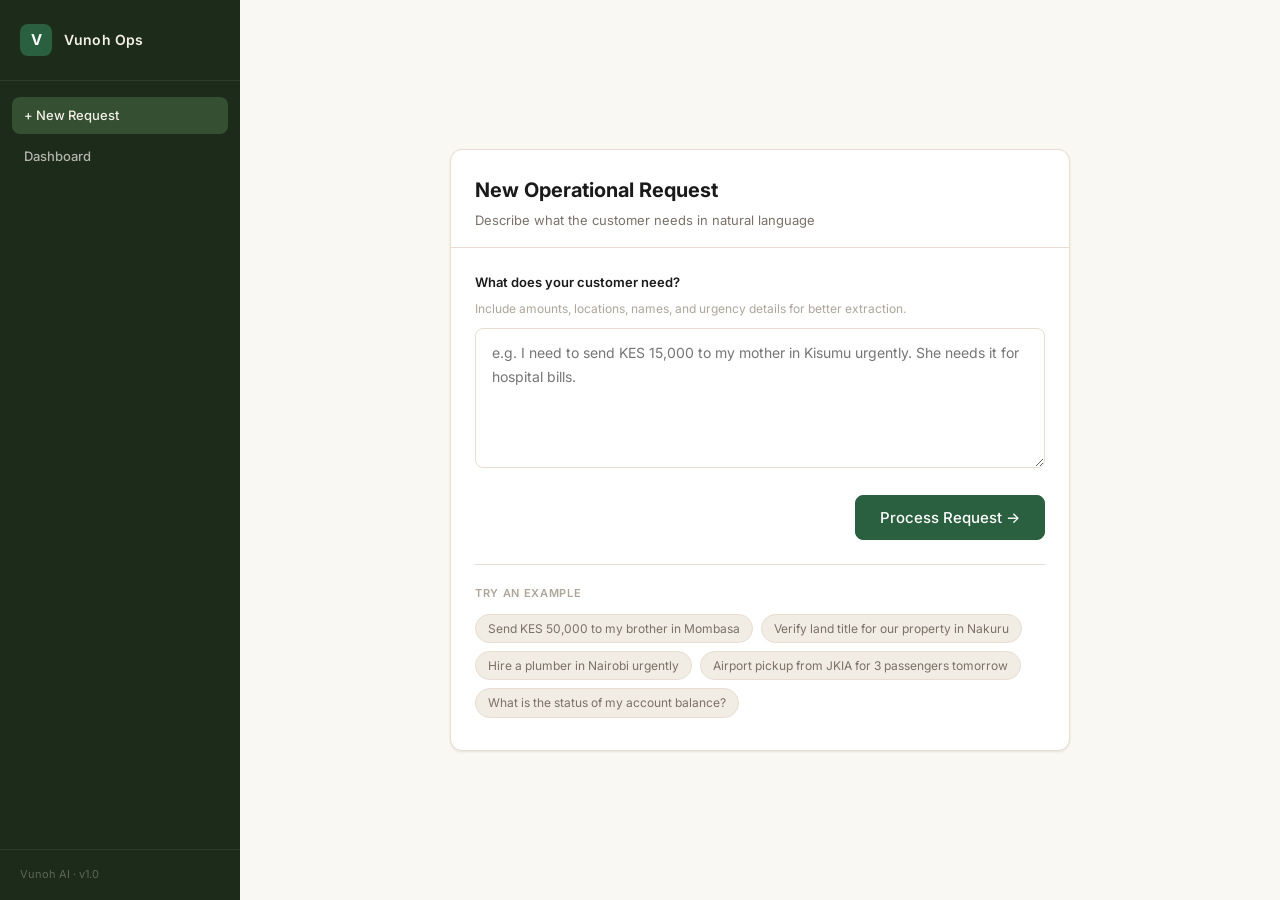
<file: frontend/index.html>
<!DOCTYPE html>
<html lang="en">
<head>
  <meta charset="UTF-8">
  <meta name="viewport" content="width=device-width, initial-scale=1.0">
  <title>New Request — Vunoh Ops</title>
  <link rel="preconnect" href="https://fonts.googleapis.com">
  <link rel="preconnect" href="https://fonts.gstatic.com" crossorigin>
  <link href="https://fonts.googleapis.com/css2?family=Inter:wght@400;500;600;700&display=swap" rel="stylesheet">
  <link rel="stylesheet" href="assets/css/tokens.css">
  <link rel="stylesheet" href="assets/css/main.css">
</head>
<body>
<div class="app-shell">

  <aside class="sidebar">
    <div class="sidebar__brand">
      <div class="sidebar__logo">V</div>
      <span class="sidebar__name">Vunoh Ops</span>
    </div>
    <nav class="sidebar__nav">
      <a href="index.html"     class="nav-item active">+ New Request</a>
      <a href="dashboard.html" class="nav-item">Dashboard</a>
    </nav>
    <div class="sidebar__footer">Vunoh AI · v1.0</div>
  </aside>

  <main class="main-content">
    <div class="index-wrap">
      <div class="request-card card">

        <div class="card-header" style="padding:var(--sp-6) var(--sp-6) var(--sp-4);">
          <div style="font-size:20px;font-weight:700;color:var(--text-primary);">New Operational Request</div>
          <div style="font-size:13px;color:var(--text-secondary);margin-top:4px;font-weight:400;">
            Describe what the customer needs in natural language
          </div>
        </div>

        <div class="card-body" style="padding:var(--sp-6);">
          <form id="request-form">
            <label for="customer_request" style="display:block;font-size:13px;font-weight:600;margin-bottom:6px;">
              What does your customer need?
            </label>
            <span style="display:block;font-size:12px;color:var(--text-muted);margin-bottom:10px;">
              Include amounts, locations, names, and urgency details for better extraction.
            </span>
            <textarea
              id="customer_request"
              class="request-textarea"
              placeholder="e.g. I need to send KES 15,000 to my mother in Kisumu urgently. She needs it for hospital bills."
              required
            ></textarea>
            <div style="display:flex;justify-content:flex-end;margin-top:var(--sp-5);">
              <button id="submit-btn" type="submit" class="btn btn-primary btn-lg">
                Process Request →
              </button>
            </div>
          </form>

          <div style="margin-top:var(--sp-6);padding-top:var(--sp-5);border-top:1px solid var(--border-light);">
            <div style="font-size:11px;font-weight:600;color:var(--text-muted);text-transform:uppercase;letter-spacing:.06em;margin-bottom:var(--sp-3);">
              Try an example
            </div>
            <span class="example-chip">Send KES 50,000 to my brother in Mombasa</span>
            <span class="example-chip">Verify land title for our property in Nakuru</span>
            <span class="example-chip">Hire a plumber in Nairobi urgently</span>
            <span class="example-chip">Airport pickup from JKIA for 3 passengers tomorrow</span>
            <span class="example-chip">What is the status of my account balance?</span>
          </div>
        </div>

      </div>
    </div>
  </main>

</div>
<script type="module" src="assets/js/pages/new-request.js"></script>
</body>
</html>
</file>
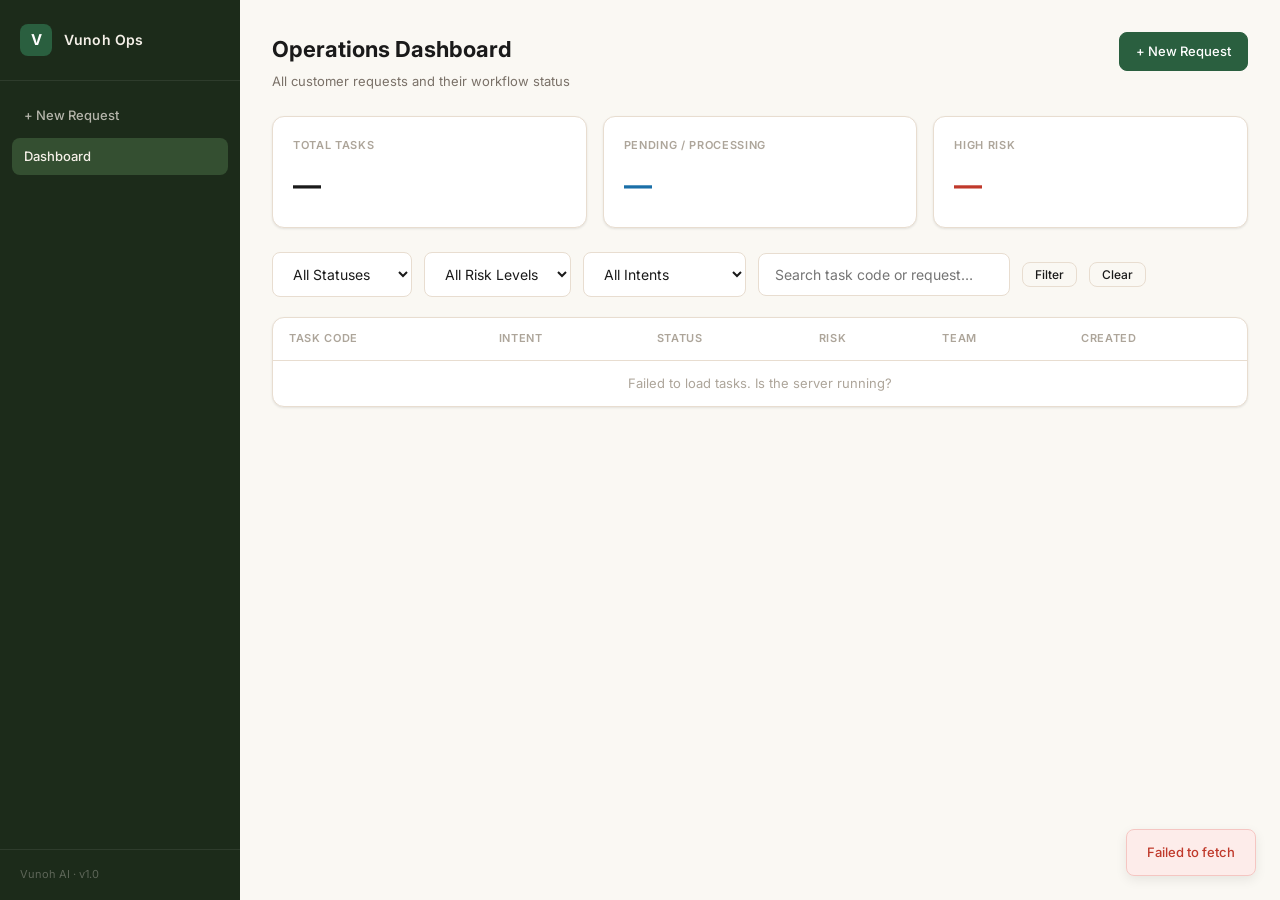
<file: frontend/dashboard.html>
<!DOCTYPE html>
<html lang="en">
<head>
  <meta charset="UTF-8">
  <meta name="viewport" content="width=device-width, initial-scale=1.0">
  <title>Dashboard — Vunoh Ops</title>
  <link rel="preconnect" href="https://fonts.googleapis.com">
  <link rel="preconnect" href="https://fonts.gstatic.com" crossorigin>
  <link href="https://fonts.googleapis.com/css2?family=Inter:wght@400;500;600;700&display=swap" rel="stylesheet">
  <link rel="stylesheet" href="assets/css/tokens.css">
  <link rel="stylesheet" href="assets/css/main.css">
</head>
<body>
<div class="app-shell">

  <aside class="sidebar">
    <div class="sidebar__brand">
      <div class="sidebar__logo">V</div>
      <span class="sidebar__name">Vunoh Ops</span>
    </div>
    <nav class="sidebar__nav">
      <a href="index.html"     class="nav-item">+ New Request</a>
      <a href="dashboard.html" class="nav-item active">Dashboard</a>
    </nav>
    <div class="sidebar__footer">Vunoh AI · v1.0</div>
  </aside>

  <main class="main-content">
    <div class="page-container">

      <div class="page-header">
        <div>
          <div class="page-title">Operations Dashboard</div>
          <div class="page-subtitle">All customer requests and their workflow status</div>
        </div>
        <a href="index.html" class="btn btn-primary">+ New Request</a>
      </div>

      <!-- Stat cards -->
      <div class="stat-grid">
        <div class="stat-card">
          <div class="stat-card__label">Total Tasks</div>
          <div class="stat-card__value" id="stat-total">—</div>
        </div>
        <div class="stat-card">
          <div class="stat-card__label">Pending / Processing</div>
          <div class="stat-card__value" id="stat-pending" style="color:var(--status-in_progress)">—</div>
        </div>
        <div class="stat-card">
          <div class="stat-card__label">High Risk</div>
          <div class="stat-card__value" id="stat-high-risk" style="color:var(--risk-high)">—</div>
        </div>
      </div>

      <!-- Filters -->
      <form id="filter-form" method="GET" action="dashboard.html">
        <div class="filter-bar">
          <select name="status">
            <option value="">All Statuses</option>
            <option value="pending">Pending</option>
            <option value="in_progress">In Progress</option>
            <option value="completed">Completed</option>
            <option value="failed">Failed</option>
          </select>
          <select name="risk_level">
            <option value="">All Risk Levels</option>
            <option value="low">Low Risk</option>
            <option value="medium">Medium Risk</option>
            <option value="high">High Risk</option>
          </select>
          <select name="intent">
            <option value="">All Intents</option>
            <option value="send_money">Send Money</option>
            <option value="verify_document">Verify Document</option>
            <option value="hire_service">Hire Service</option>
            <option value="airport_transfer">Airport Transfer</option>
            <option value="general_inquiry">General Inquiry</option>
          </select>
          <input type="text" name="search" placeholder="Search task code or request…">
          <button type="submit" class="btn btn-outline btn-sm">Filter</button>
          <button type="button" id="clear-filters" class="btn btn-outline btn-sm">Clear</button>
        </div>
      </form>

      <!-- Table -->
      <div class="table-wrap">
        <table class="data-table">
          <thead>
            <tr>
              <th>Task Code</th>
              <th>Intent</th>
              <th>Status</th>
              <th>Risk</th>
              <th class="hide-mobile">Team</th>
              <th class="hide-mobile">Created</th>
            </tr>
          </thead>
          <tbody id="task-tbody">
            <!-- Populated by dashboard.js -->
          </tbody>
        </table>
      </div>

    </div>
  </main>

</div>
<script type="module" src="assets/js/pages/dashboard.js"></script>
</body>
</html>
</file>
<file: frontend/assets/css/tokens.css>
:root {
  --bg-base:          #FAF8F3;
  --bg-surface:       #FFFFFF;
  --bg-subtle:        #F2EDE4;
  --bg-sidebar:       #1C2B1A;
  --bg-sidebar-hover: #2A3D28;
  --bg-sidebar-active:#344F31;

  --border-light:  #E8DDD0;
  --border-medium: #D4C9BB;
  --border-focus:  #2A5F3F;

  --text-primary:   #1A1A1A;
  --text-secondary: #7A7168;
  --text-inverse:   #F5F0E8;
  --text-muted:     #ADA59A;
  --text-link:      #2A5F3F;

  --accent-primary: #2A5F3F;
  --accent-hover:   #1E4A30;
  --accent-amber:   #C17A2A;

  --risk-high:          #C0392B; --risk-high-bg:    #FDECEA; --risk-high-border:   #F5C6C2;
  --risk-medium:        #D4820A; --risk-medium-bg:  #FEF3E2; --risk-medium-border: #FAD7A0;
  --risk-low:           #1E8449; --risk-low-bg:     #E8F8EE; --risk-low-border:    #A9DFBF;

  --status-pending:        #6B7A8D; --status-pending-bg:     #EEF1F5;
  --status-in_progress:    #1A6FA8; --status-in_progress-bg: #E8F2FB;
  --status-completed:      #1E8449; --status-completed-bg:   #E8F8EE;
  --status-failed:         #922B21; --status-failed-bg:      #FDECEA;

  --font-sans: 'Inter', -apple-system, BlinkMacSystemFont, 'Segoe UI', sans-serif;
  --font-mono: 'JetBrains Mono', 'Fira Code', monospace;

  --sp-1:4px; --sp-2:8px; --sp-3:12px; --sp-4:16px;
  --sp-5:20px; --sp-6:24px; --sp-8:32px; --sp-10:40px; --sp-12:48px;

  --radius-sm:4px; --radius-md:8px; --radius-lg:12px; --radius-xl:16px;

  --shadow-card:  0 1px 3px rgba(0,0,0,.06), 0 1px 2px rgba(0,0,0,.04);
  --shadow-hover: 0 4px 12px rgba(0,0,0,.08);

  --sidebar-width: 240px;
}
</file>
<file: frontend/assets/css/main.css>
/* ─── Reset ─────────────────────────────────────────── */
*, *::before, *::after { box-sizing: border-box; margin: 0; padding: 0; }
html { -webkit-font-smoothing: antialiased; }
body {
  font-family: var(--font-sans);
  font-size: 14px;
  color: var(--text-primary);
  background: var(--bg-base);
  line-height: 1.6;
}
a { color: var(--text-link); text-decoration: none; }
a:hover { text-decoration: underline; }
h1,h2,h3,h4 { font-weight: 600; line-height: 1.3; }
p { color: var(--text-secondary); }
input,textarea,select,button { font-family: var(--font-sans); }
table { border-collapse: collapse; width: 100%; }

/* ─── App Shell ──────────────────────────────────────── */
.app-shell { display: flex; min-height: 100vh; }

/* ─── Sidebar ────────────────────────────────────────── */
.sidebar {
  width: var(--sidebar-width);
  min-width: var(--sidebar-width);
  background: var(--bg-sidebar);
  display: flex;
  flex-direction: column;
  position: fixed;
  top: 0; left: 0; bottom: 0;
  z-index: 100;
  overflow-y: auto;
}
.sidebar__brand {
  display: flex;
  align-items: center;
  gap: var(--sp-3);
  padding: var(--sp-6) var(--sp-5);
  border-bottom: 1px solid rgba(255,255,255,.08);
}
.sidebar__logo {
  width: 32px; height: 32px;
  background: var(--accent-primary);
  border-radius: var(--radius-md);
  display: grid; place-items: center;
  font-size: 15px; font-weight: 700; color: #fff;
  flex-shrink: 0;
}
.sidebar__name {
  font-size: 14px; font-weight: 600;
  color: var(--text-inverse);
  letter-spacing: .01em;
}
.sidebar__nav {
  flex: 1;
  padding: var(--sp-4) var(--sp-3);
  display: flex; flex-direction: column; gap: var(--sp-1);
}
.nav-item {
  display: flex; align-items: center; gap: var(--sp-3);
  padding: var(--sp-2) var(--sp-3);
  border-radius: var(--radius-md);
  color: rgba(245,240,232,.7);
  font-size: 13px; font-weight: 500;
  transition: background .15s, color .15s;
  text-decoration: none;
}
.nav-item:hover { background: var(--bg-sidebar-hover); color: var(--text-inverse); text-decoration: none; }
.nav-item.active { background: var(--bg-sidebar-active); color: var(--text-inverse); }
.sidebar__footer {
  padding: var(--sp-4) var(--sp-5);
  border-top: 1px solid rgba(255,255,255,.08);
  font-size: 11px; color: rgba(245,240,232,.3);
}

/* ─── Main content ───────────────────────────────────── */
.main-content { margin-left: var(--sidebar-width); flex: 1; }
.page-container { max-width: 1200px; margin: 0 auto; padding: var(--sp-8); }
.page-header {
  display: flex; align-items: flex-start; justify-content: space-between;
  margin-bottom: var(--sp-6);
}
.page-title { font-size: 22px; font-weight: 700; color: var(--text-primary); }
.page-subtitle { font-size: 13px; color: var(--text-secondary); margin-top: var(--sp-1); }

/* ─── Cards ──────────────────────────────────────────── */
.card {
  background: var(--bg-surface);
  border: 1px solid var(--border-light);
  border-radius: var(--radius-lg);
  box-shadow: var(--shadow-card);
}
.card-header {
  padding: var(--sp-4) var(--sp-5);
  border-bottom: 1px solid var(--border-light);
  font-weight: 600; font-size: 14px;
}
.card-body { padding: var(--sp-5); }

/* ─── Buttons ────────────────────────────────────────── */
.btn {
  display: inline-flex; align-items: center; gap: var(--sp-2);
  padding: var(--sp-2) var(--sp-4);
  border-radius: var(--radius-md);
  font-size: 13px; font-weight: 500;
  border: 1px solid transparent;
  transition: background .15s, box-shadow .15s;
  cursor: pointer; white-space: nowrap; text-decoration: none;
}
.btn-primary { background: var(--accent-primary); color: #fff; border-color: var(--accent-primary); }
.btn-primary:hover { background: var(--accent-hover); border-color: var(--accent-hover); color:#fff; text-decoration: none; }
.btn-outline { background: transparent; color: var(--text-primary); border-color: var(--border-light); }
.btn-outline:hover { background: var(--bg-subtle); text-decoration: none; }
.btn-sm { padding: var(--sp-1) var(--sp-3); font-size: 12px; }
.btn-lg { padding: var(--sp-3) var(--sp-6); font-size: 15px; }
.btn:disabled { opacity: .55; cursor: not-allowed; }

/* ─── Form inputs ────────────────────────────────────── */
input, textarea, select {
  font-size: 14px; color: var(--text-primary);
  background: var(--bg-surface);
  border: 1px solid var(--border-light);
  border-radius: var(--radius-md);
  padding: var(--sp-3) var(--sp-4);
  outline: none; width: 100%;
  transition: border-color .15s;
}
input:focus, textarea:focus, select:focus {
  border-color: var(--border-focus);
  box-shadow: 0 0 0 3px rgba(42,95,63,.1);
}

/* ─── Badges ─────────────────────────────────────────── */
.badge {
  display: inline-flex; align-items: center; gap: 4px;
  padding: 3px 10px; border-radius: 100px;
  font-size: 11px; font-weight: 600;
  letter-spacing: .03em; text-transform: uppercase;
  border: 1px solid transparent;
}
.badge-risk-high   { color:var(--risk-high);   background:var(--risk-high-bg);   border-color:var(--risk-high-border); }
.badge-risk-medium { color:var(--risk-medium); background:var(--risk-medium-bg); border-color:var(--risk-medium-border); }
.badge-risk-low    { color:var(--risk-low);    background:var(--risk-low-bg);    border-color:var(--risk-low-border); }
.badge-status-pending     { color:var(--status-pending);     background:var(--status-pending-bg); }
.badge-status-in_progress { color:var(--status-in_progress); background:var(--status-in_progress-bg); }
.badge-status-completed   { color:var(--status-completed);   background:var(--status-completed-bg); }
.badge-status-failed      { color:var(--status-failed);      background:var(--status-failed-bg); }
.badge-status-rejected    { color:var(--accent-amber);       background:#FEF3E2; }
.badge-dot::before { content:''; display:inline-block; width:6px; height:6px; border-radius:50%; background:currentColor; }
.risk-score-inline { font-size:11px; color:var(--text-muted); margin-left:4px; }

/* ─── Intent label ───────────────────────────────────── */
.intent-label { font-size:12px; font-weight:600; color:var(--text-secondary); }
.intent-label span { background:var(--bg-subtle); padding:2px 8px; border-radius:var(--radius-sm); border:1px solid var(--border-light); }

/* ─── Data table ─────────────────────────────────────── */
.data-table th {
  text-align:left; font-size:11px; font-weight:600;
  color:var(--text-muted); text-transform:uppercase; letter-spacing:.06em;
  padding: var(--sp-3) var(--sp-4); border-bottom:1px solid var(--border-light);
}
.data-table td {
  padding: var(--sp-3) var(--sp-4); border-bottom:1px solid var(--border-light);
  font-size:13px; vertical-align:middle;
}
.data-table tr:last-child td { border-bottom:none; }
.data-table tr:hover td { background:var(--bg-subtle); }
.task-code { font-family:var(--font-mono); font-size:12px; color:var(--accent-primary); font-weight:600; }
.table-wrap { background:var(--bg-surface); border:1px solid var(--border-light); border-radius:var(--radius-lg); box-shadow:var(--shadow-card); overflow:hidden; }

/* ─── Filter bar ─────────────────────────────────────── */
.filter-bar { display:flex; gap:var(--sp-3); flex-wrap:wrap; align-items:center; margin-bottom:var(--sp-5); }
.filter-bar select, .filter-bar input { width:auto; min-width:140px; }

/* ─── Risk score bar ─────────────────────────────────── */
.risk-bar { height:6px; background:var(--bg-subtle); border-radius:100px; overflow:hidden; margin-top:var(--sp-2); }
.risk-bar__fill { height:100%; border-radius:100px; transition:width .4s ease; }
.risk-bar__fill--high   { background:var(--risk-high); }
.risk-bar__fill--medium { background:var(--risk-medium); }
.risk-bar__fill--low    { background:var(--risk-low); }

/* ─── Step list ──────────────────────────────────────── */
.step-list { list-style:none; }
.step-item { display:flex; gap:var(--sp-3); padding:var(--sp-3) 0; border-bottom:1px solid var(--border-light); font-size:13px; align-items:flex-start; transition:opacity .2s; }
.step-item:last-child { border-bottom:none; }
.step-number { width:22px; height:22px; border-radius:50%; background:var(--bg-subtle); color:var(--text-secondary); font-size:11px; font-weight:700; display:grid; place-items:center; flex-shrink:0; }
.step-check { margin-top:2px; flex-shrink:0; cursor:pointer; accent-color:var(--accent-primary); width:15px; height:15px; }
.step-check:disabled { cursor:default; opacity:.6; }
.step-item--done { opacity:.55; }
.step-item--done span:not(.step-number) { text-decoration:line-through; }

/* ─── Danger button ──────────────────────────────────── */
.btn--danger { background:var(--risk-high); color:#fff; border-color:var(--risk-high); }
.btn--danger:hover { opacity:.88; }
.btn--sm { padding:var(--sp-1) var(--sp-3); font-size:12px; }

/* ─── Inline status select (dashboard rows) ─────────── */
.status-select-inline {
  font-size: 12px;
  padding: 3px 6px;
  border: 1px solid var(--border-medium);
  border-radius: var(--radius-sm);
  background: var(--bg-card);
  color: var(--text-primary);
  cursor: pointer;
}
.status-select-inline:disabled { opacity: .5; cursor: default; }

/* ─── Tabs ───────────────────────────────────────────── */
.tab-bar { display:flex; gap:var(--sp-1); border-bottom:2px solid var(--border-light); margin-bottom:var(--sp-4); }
.tab { padding:var(--sp-2) var(--sp-4); font-size:13px; font-weight:500; color:var(--text-secondary); cursor:pointer; border-bottom:2px solid transparent; margin-bottom:-2px; transition:color .15s, border-color .15s; }
.tab:hover { color:var(--text-primary); }
.tab.active { color:var(--accent-primary); border-bottom-color:var(--accent-primary); }
.tab-panel { display:none; }
.tab-panel.active { display:block; }
.message-content { background:var(--bg-subtle); border:1px solid var(--border-light); border-radius:var(--radius-md); padding:var(--sp-4); font-size:13px; line-height:1.7; white-space:pre-wrap; }

/* ─── Timeline ───────────────────────────────────────── */
.timeline { list-style:none; position:relative; }
.timeline::before { content:''; position:absolute; left:9px; top:4px; bottom:4px; width:1px; background:var(--border-light); }
.timeline-item { display:flex; gap:var(--sp-4); padding:var(--sp-2) 0; font-size:13px; align-items:center; }
.timeline-dot { width:18px; height:18px; border-radius:50%; background:var(--bg-surface); border:2px solid var(--border-medium); flex-shrink:0; z-index:1; }
.timeline-dot--done { border-color:var(--status-completed); background:var(--status-completed-bg); }

/* ─── Stats grid ─────────────────────────────────────── */
.stat-grid { display:grid; grid-template-columns:repeat(3,1fr); gap:var(--sp-4); margin-bottom:var(--sp-6); }
.stat-card { background:var(--bg-surface); border:1px solid var(--border-light); border-radius:var(--radius-lg); padding:var(--sp-5); box-shadow:var(--shadow-card); }
.stat-card__label { font-size:11px; font-weight:600; color:var(--text-muted); text-transform:uppercase; letter-spacing:.06em; margin-bottom:var(--sp-2); }
.stat-card__value { font-size:28px; font-weight:700; color:var(--text-primary); }

/* ─── Toast ──────────────────────────────────────────── */
#toast-container { position:fixed; bottom:var(--sp-6); right:var(--sp-6); z-index:9999; display:flex; flex-direction:column; gap:var(--sp-2); }
.toast { padding:var(--sp-3) var(--sp-5); border-radius:var(--radius-md); font-size:13px; font-weight:500; box-shadow:var(--shadow-hover); animation:slideUp .2s ease; max-width:320px; }
.toast--success { background:var(--status-completed-bg);   color:var(--status-completed);   border:1px solid var(--risk-low-border); }
.toast--error   { background:var(--risk-high-bg);          color:var(--risk-high);          border:1px solid var(--risk-high-border); }
.toast--info    { background:var(--status-in_progress-bg); color:var(--status-in_progress); border:1px solid #BDD8F0; }
@keyframes slideUp { from{opacity:0;transform:translateY(8px)} to{opacity:1;transform:translateY(0)} }

/* ─── Skeleton ───────────────────────────────────────── */
.skeleton { background:linear-gradient(90deg,var(--bg-subtle) 25%,var(--border-light) 50%,var(--bg-subtle) 75%); background-size:200% 100%; animation:shimmer 1.4s infinite; border-radius:var(--radius-md); }
@keyframes shimmer { 0%{background-position:200% 0} 100%{background-position:-200% 0} }

/* ─── Empty state ────────────────────────────────────── */
.empty-state { text-align:center; padding:var(--sp-12) var(--sp-8); color:var(--text-muted); }
.empty-state p { margin-top:var(--sp-2); font-size:13px; }

/* ─── Processing banner ──────────────────────────────── */
.processing-banner { display:flex; align-items:center; gap:var(--sp-3); padding:var(--sp-4) var(--sp-5); background:var(--status-in_progress-bg); border:1px solid #BDD8F0; border-radius:var(--radius-md); margin-bottom:var(--sp-6); font-size:13px; color:var(--status-in_progress); font-weight:500; }
.processing-banner.hidden { display:none; }
.clarification-banner { display:flex; align-items:flex-start; gap:var(--sp-4); padding:var(--sp-4) var(--sp-5); background:#F0F7FF; border:1px solid #BDD8F0; border-radius:var(--radius-md); margin-bottom:var(--sp-5); }
.clarification-banner.hidden { display:none; }
.clarification-banner__icon { font-size:16px; flex-shrink:0; margin-top:1px; }
.clarification-banner__title { font-size:13px; font-weight:600; color:var(--status-in_progress); margin-bottom:2px; }
.clarification-banner__note { font-size:13px; color:var(--text-primary); margin-bottom:4px; }
.clarification-banner__hint { font-size:12px; color:var(--text-muted); }
.clarification-banner__hint a { color:var(--accent-primary); }
.rejection-banner { display:flex; align-items:flex-start; gap:var(--sp-4); padding:var(--sp-4) var(--sp-5); background:#FEF3E2; border:1px solid #FAD7A0; border-radius:var(--radius-md); margin-bottom:var(--sp-6); }
.rejection-banner.hidden { display:none; }
.rejection-banner__icon { font-size:16px; color:var(--accent-amber); font-weight:700; margin-top:1px; flex-shrink:0; }
.rejection-banner__title { font-size:13px; font-weight:600; color:var(--accent-amber); margin-bottom:2px; }
.rejection-banner__reason { font-size:13px; color:var(--text-secondary); }
.send-row { display:flex; align-items:center; gap:var(--sp-3); margin-top:var(--sp-4); padding-top:var(--sp-4); border-top:1px solid var(--border-light); flex-wrap:wrap; }
.send-input { flex:1; min-width:160px; padding:var(--sp-2) var(--sp-3); border:1px solid var(--border-medium); border-radius:var(--radius-sm); font-size:13px; background:var(--bg-subtle); }
.send-input:focus { outline:none; border-color:var(--accent-primary); }
.send-status { font-size:12px; color:var(--text-muted); }
.send-status--sent { color:var(--risk-low); font-weight:600; }
.spinner { width:16px; height:16px; border:2px solid currentColor; border-top-color:transparent; border-radius:50%; animation:spin .7s linear infinite; flex-shrink:0; }
@keyframes spin { to{transform:rotate(360deg)} }

/* ─── Detail layout ──────────────────────────────────── */
.detail-grid { display:grid; grid-template-columns:repeat(3,1fr); gap:var(--sp-5); margin-bottom:var(--sp-5); }
.detail-header { background:var(--bg-surface); border:1px solid var(--border-light); border-radius:var(--radius-lg); padding:var(--sp-6); margin-bottom:var(--sp-5); box-shadow:var(--shadow-card); }
.detail-header__top { display:flex; align-items:center; gap:var(--sp-3); flex-wrap:wrap; margin-bottom:var(--sp-3); }
.request-quote { font-size:14px; color:var(--text-secondary); font-style:italic; line-height:1.6; padding:var(--sp-4); background:var(--bg-subtle); border-left:3px solid var(--border-medium); border-radius:0 var(--radius-md) var(--radius-md) 0; }
.back-link { font-size:13px; color:var(--text-secondary); }
.back-link:hover { color:var(--text-primary); text-decoration:none; }

/* ─── Entities grid ──────────────────────────────────── */
.entities-grid { display:grid; grid-template-columns:repeat(2,1fr); gap:var(--sp-2); margin-top:var(--sp-3); }
.entity-item { background:var(--bg-subtle); border-radius:var(--radius-sm); padding:var(--sp-2) var(--sp-3); }
.entity-key   { font-size:11px; color:var(--text-muted); text-transform:uppercase; letter-spacing:.04em; }
.entity-value { font-size:13px; color:var(--text-primary); font-weight:500; margin-top:2px; }

/* ─── Confidence bar ─────────────────────────────────── */
.confidence-row { display:flex; align-items:center; gap:var(--sp-2); margin-top:var(--sp-3); font-size:13px; color:var(--text-secondary); }
.confidence-bar { flex:1; height:4px; background:var(--bg-subtle); border-radius:100px; overflow:hidden; }
.confidence-bar__fill { height:100%; background:var(--accent-primary); border-radius:100px; transition:width .3s; }

/* ─── Index page ─────────────────────────────────────── */
.index-wrap { min-height:100vh; display:flex; align-items:center; justify-content:center; padding:var(--sp-8); }
.request-card { width:100%; max-width:620px; }
.request-textarea { min-height:140px; resize:vertical; line-height:1.7; }
.example-chip { display:inline-block; padding:var(--sp-1) var(--sp-3); background:var(--bg-subtle); border:1px solid var(--border-light); border-radius:100px; font-size:12px; color:var(--text-secondary); cursor:pointer; margin:0 4px 8px 0; transition:background .15s; }
.example-chip:hover { background:var(--border-light); color:var(--text-primary); }
.flag-list { list-style:none; margin-top:var(--sp-3); }
.flag-item { font-size:12px; color:var(--text-secondary); padding:var(--sp-1) 0; display:flex; gap:var(--sp-2); }
.flag-item::before { content:'›'; color:var(--text-muted); flex-shrink:0; }

/* ─── Responsive ─────────────────────────────────────── */
@media (max-width:900px) {
  .sidebar { width:60px; min-width:60px; }
  .sidebar__name, .sidebar__footer { display:none; }
  .main-content { margin-left:60px; }
  .page-container { padding:var(--sp-5) var(--sp-4); }
  .detail-grid { grid-template-columns:1fr; }
  .stat-grid { grid-template-columns:1fr 1fr; }
  .hide-mobile { display:none; }
}
</file>
